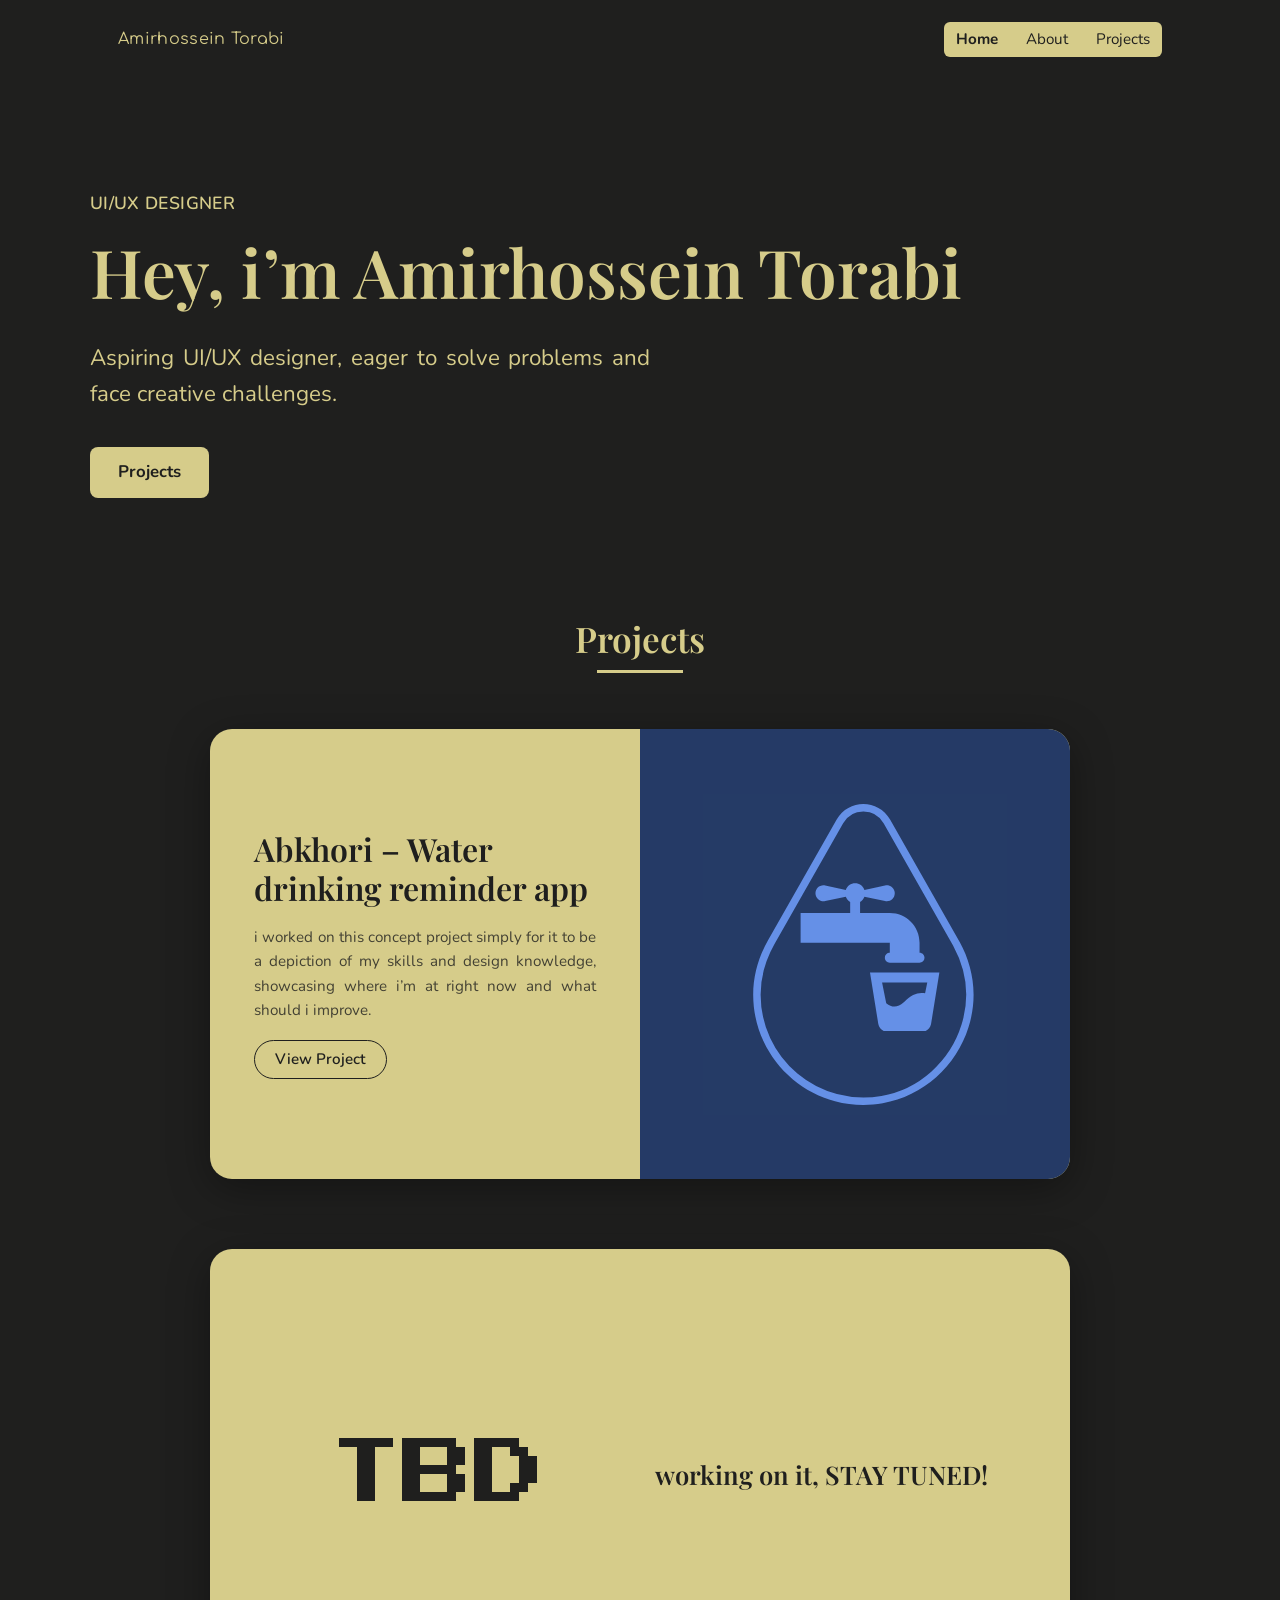
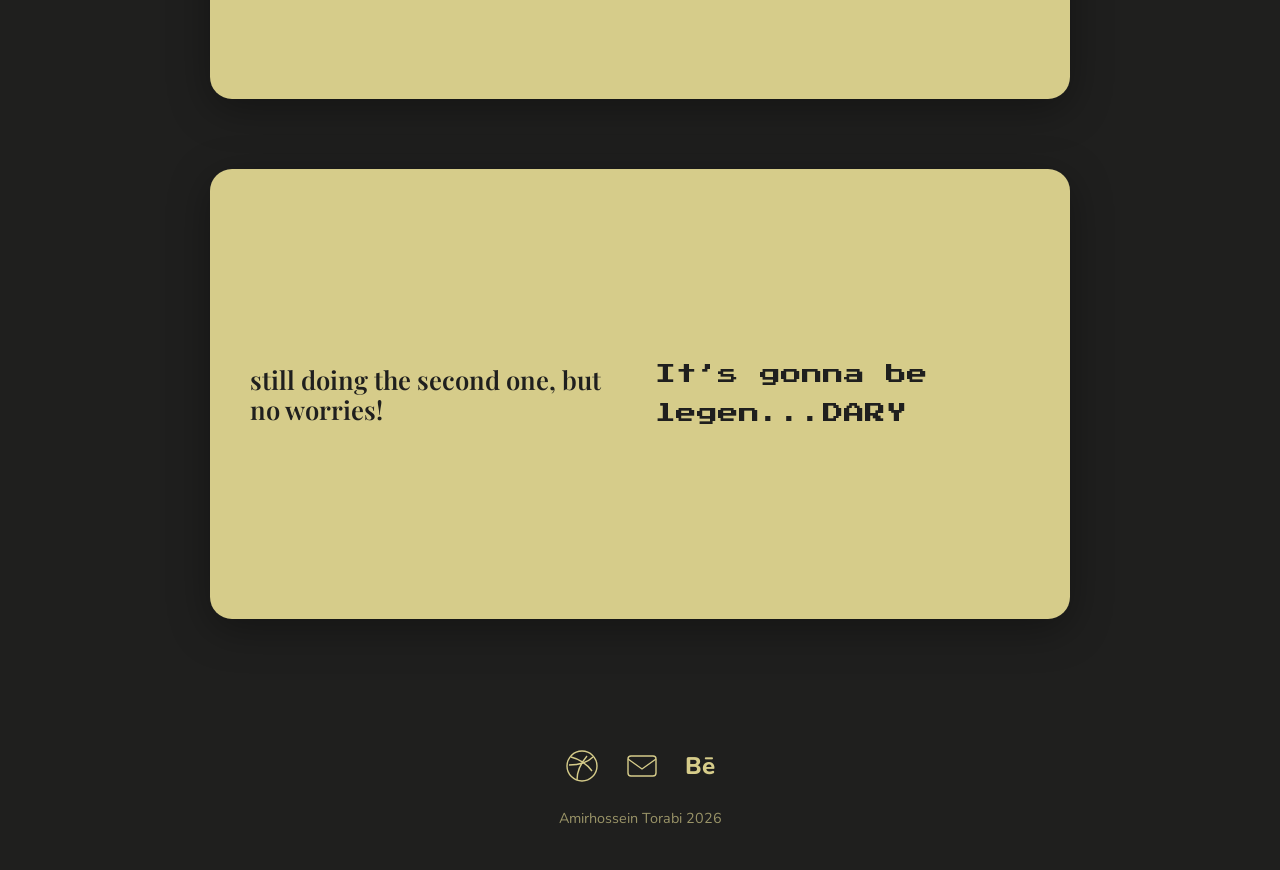
<file: index.html>
<!doctype html><html lang="en"><head><title>Amirhossein Torabi | UI/UX Designer</title><meta charset="utf-8"><meta name="viewport" content="width=device-width,initial-scale=1"><link rel="preconnect" href="https://fonts.googleapis.com"><link href="https://fonts.googleapis.com/css2?family=Comfortaa:wght@400;600&family=Nunito:wght@400;600;700;800&family=Playfair+Display:wght@500;600;700&family=Press+Start+2P&display=swap" rel="stylesheet"><link rel="stylesheet" href="style.css"></head><body>
<header><div class="wrap"><a class="brand" href="index.html">Amirhossein Torabi</a><nav aria-label="Main"><ul><li><a href="index.html" aria-current="page">Home</a></li><li><a href="about.html" >About</a></li><li><a href="index.html#projects" >Projects</a></li></ul></nav></div></header>
<main><section class="hero wrap"><div class="role">UI/UX Designer</div><h1>Hey, i’m Amirhossein Torabi</h1><p>Aspiring UI/UX designer, eager to solve problems and face creative challenges.</p><a class="btn" href="#projects">Projects</a></section>
<section id="projects" class="wrap"><h2 class="title">Projects</h2>
<article class="card"><div class="txt"><h3>Abkhori – Water drinking reminder app</h3><p>i worked on this concept project simply for it to be a depiction of my skills and design knowledge, showcasing where i’m at right now and what should i improve.</p><a class="ghost" href="project-abkhori.html">View Project</a></div>
<div class="art"><img src="images/water-drop-logo.svg" alt="Abkhori logo: a water drop with a faucet"></div></article>
<article class="card soon"><div class="pixel big">TBD</div><h3>working on it, STAY TUNED!</h3></article>
<article class="card soon"><h3>still doing the second one, but no worries!</h3><div class="pixel sm">It’s gonna be legen...DARY</div></article></section></main>
<footer><div class="icons"><span role="img" aria-label="Dribbble"><svg viewBox="0 0 34 34"><circle cx="17" cy="17" r="15"/><path d="M6 8c8 2 15 6 21 14M4 16c10 0 18-2 24-8M12 31c0-9 4-17 10-24"/></svg></span><a href="mailto:torabi.amirhossein21@gmail.com" aria-label="Email"><svg viewBox="0 0 34 34"><rect x="3" y="7" width="28" height="20" rx="3"/><path d="M3 10l14 10 14-10"/></svg></a><span role="img" aria-label="Behance"><span class="be">Bē</span></span></div>Amirhossein Torabi 2026</footer></body></html>
</file>
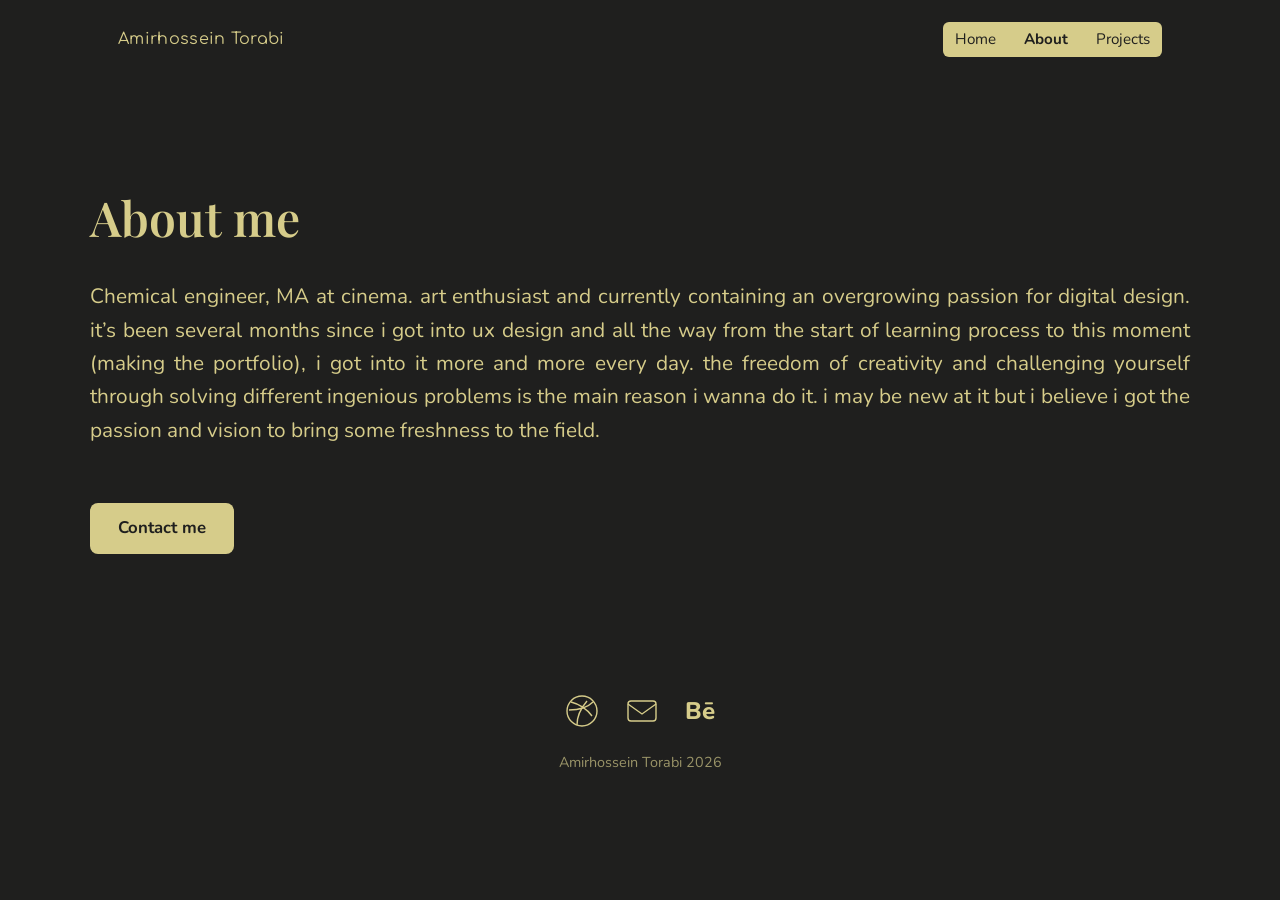
<file: about.html>
<!doctype html><html lang="en"><head><title>About | Amirhossein Torabi</title><meta charset="utf-8"><meta name="viewport" content="width=device-width,initial-scale=1"><link rel="preconnect" href="https://fonts.googleapis.com"><link href="https://fonts.googleapis.com/css2?family=Comfortaa:wght@400;600&family=Nunito:wght@400;600;700;800&family=Playfair+Display:wght@500;600;700&family=Press+Start+2P&display=swap" rel="stylesheet"><link rel="stylesheet" href="style.css"></head><body>
<header><div class="wrap"><a class="brand" href="index.html">Amirhossein Torabi</a><nav aria-label="Main"><ul><li><a href="index.html" >Home</a></li><li><a href="about.html" aria-current="page">About</a></li><li><a href="index.html#projects" >Projects</a></li></ul></nav></div></header>
<main class="wrap about"><h1>About me</h1><p>Chemical engineer, MA at cinema. art enthusiast and currently containing an overgrowing passion for digital design. it’s been several months since i got into ux design and all the way from the start of learning process to this moment (making the portfolio), i got into it more and more every day. the freedom of creativity and challenging yourself through solving different ingenious problems is the main reason i wanna do it. i may be new at it but i believe i got the passion and vision to bring some freshness to the field.</p><a class="btn" href="mailto:torabi.amirhossein21@gmail.com">Contact me</a></main>
<footer><div class="icons"><span role="img" aria-label="Dribbble"><svg viewBox="0 0 34 34"><circle cx="17" cy="17" r="15"/><path d="M6 8c8 2 15 6 21 14M4 16c10 0 18-2 24-8M12 31c0-9 4-17 10-24"/></svg></span><a href="mailto:torabi.amirhossein21@gmail.com" aria-label="Email"><svg viewBox="0 0 34 34"><rect x="3" y="7" width="28" height="20" rx="3"/><path d="M3 10l14 10 14-10"/></svg></a><span role="img" aria-label="Behance"><span class="be">Bē</span></span></div>Amirhossein Torabi 2026</footer></body></html>
</file>
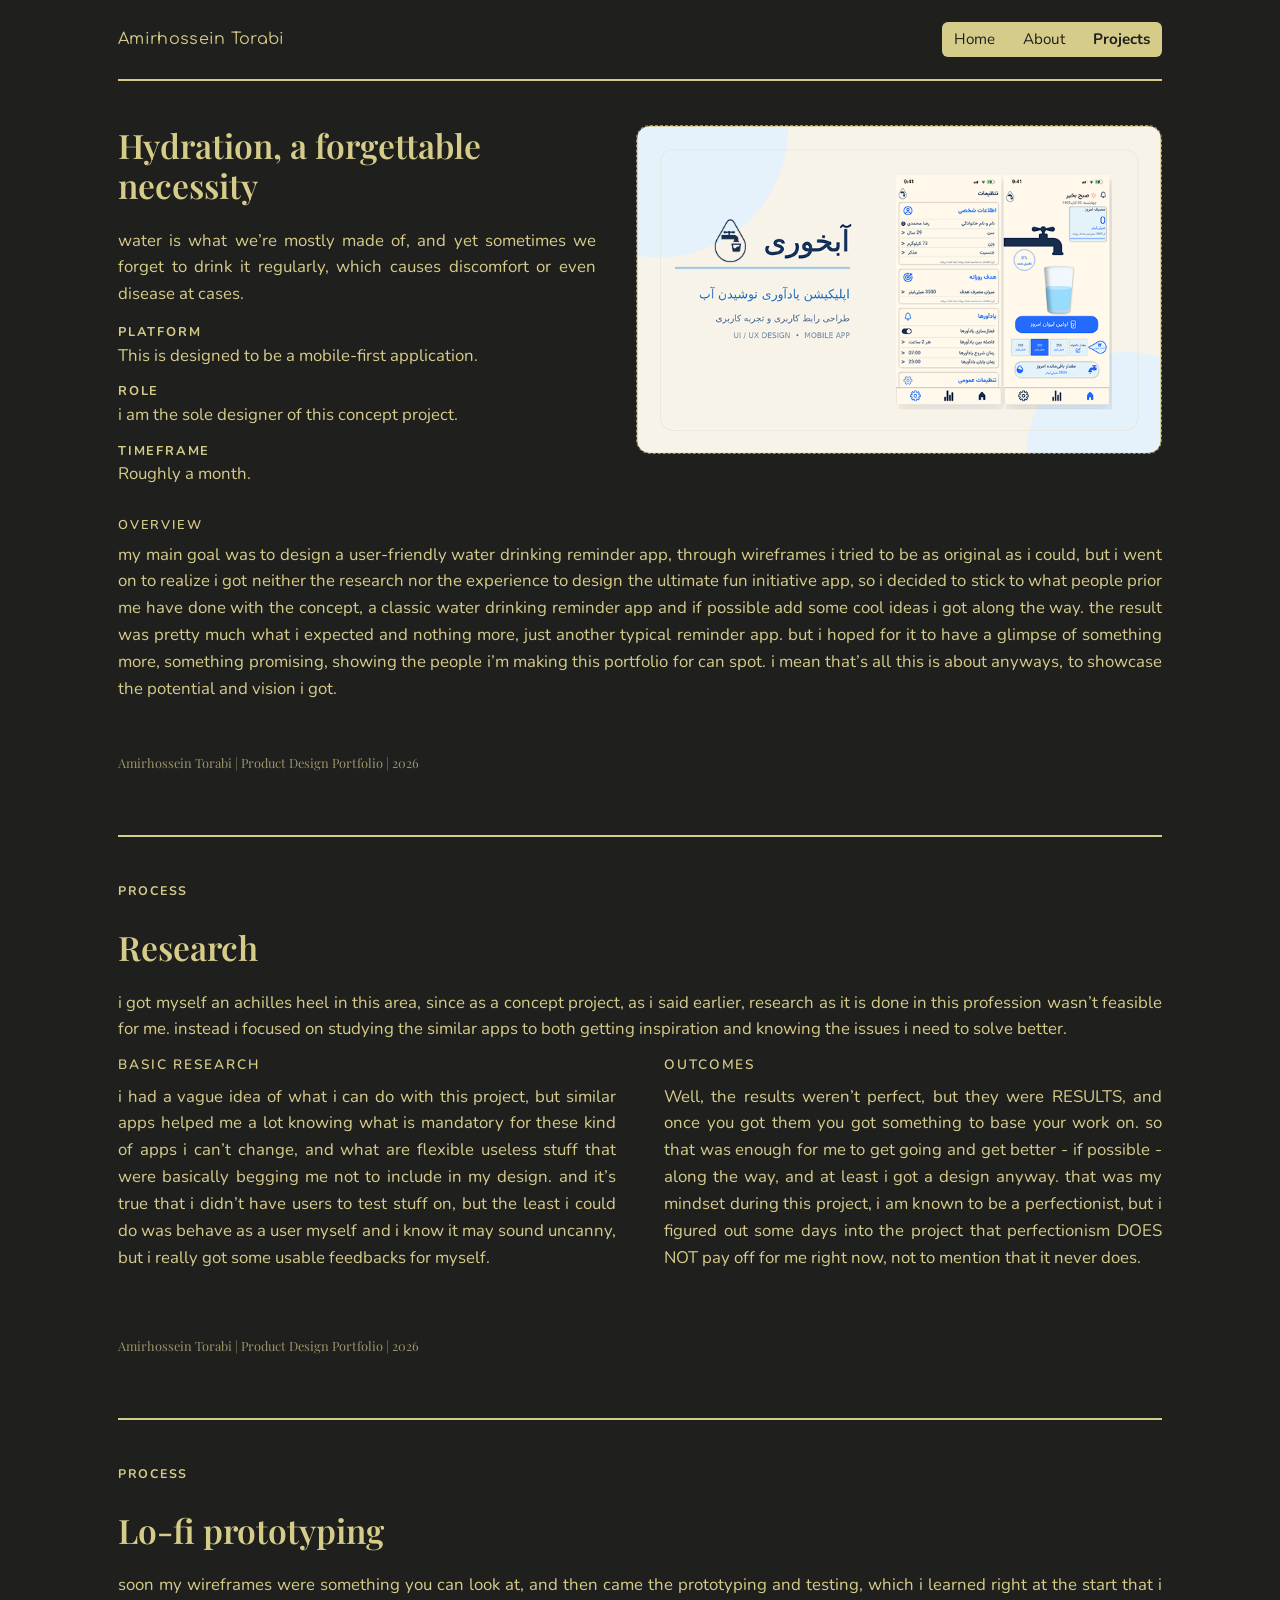
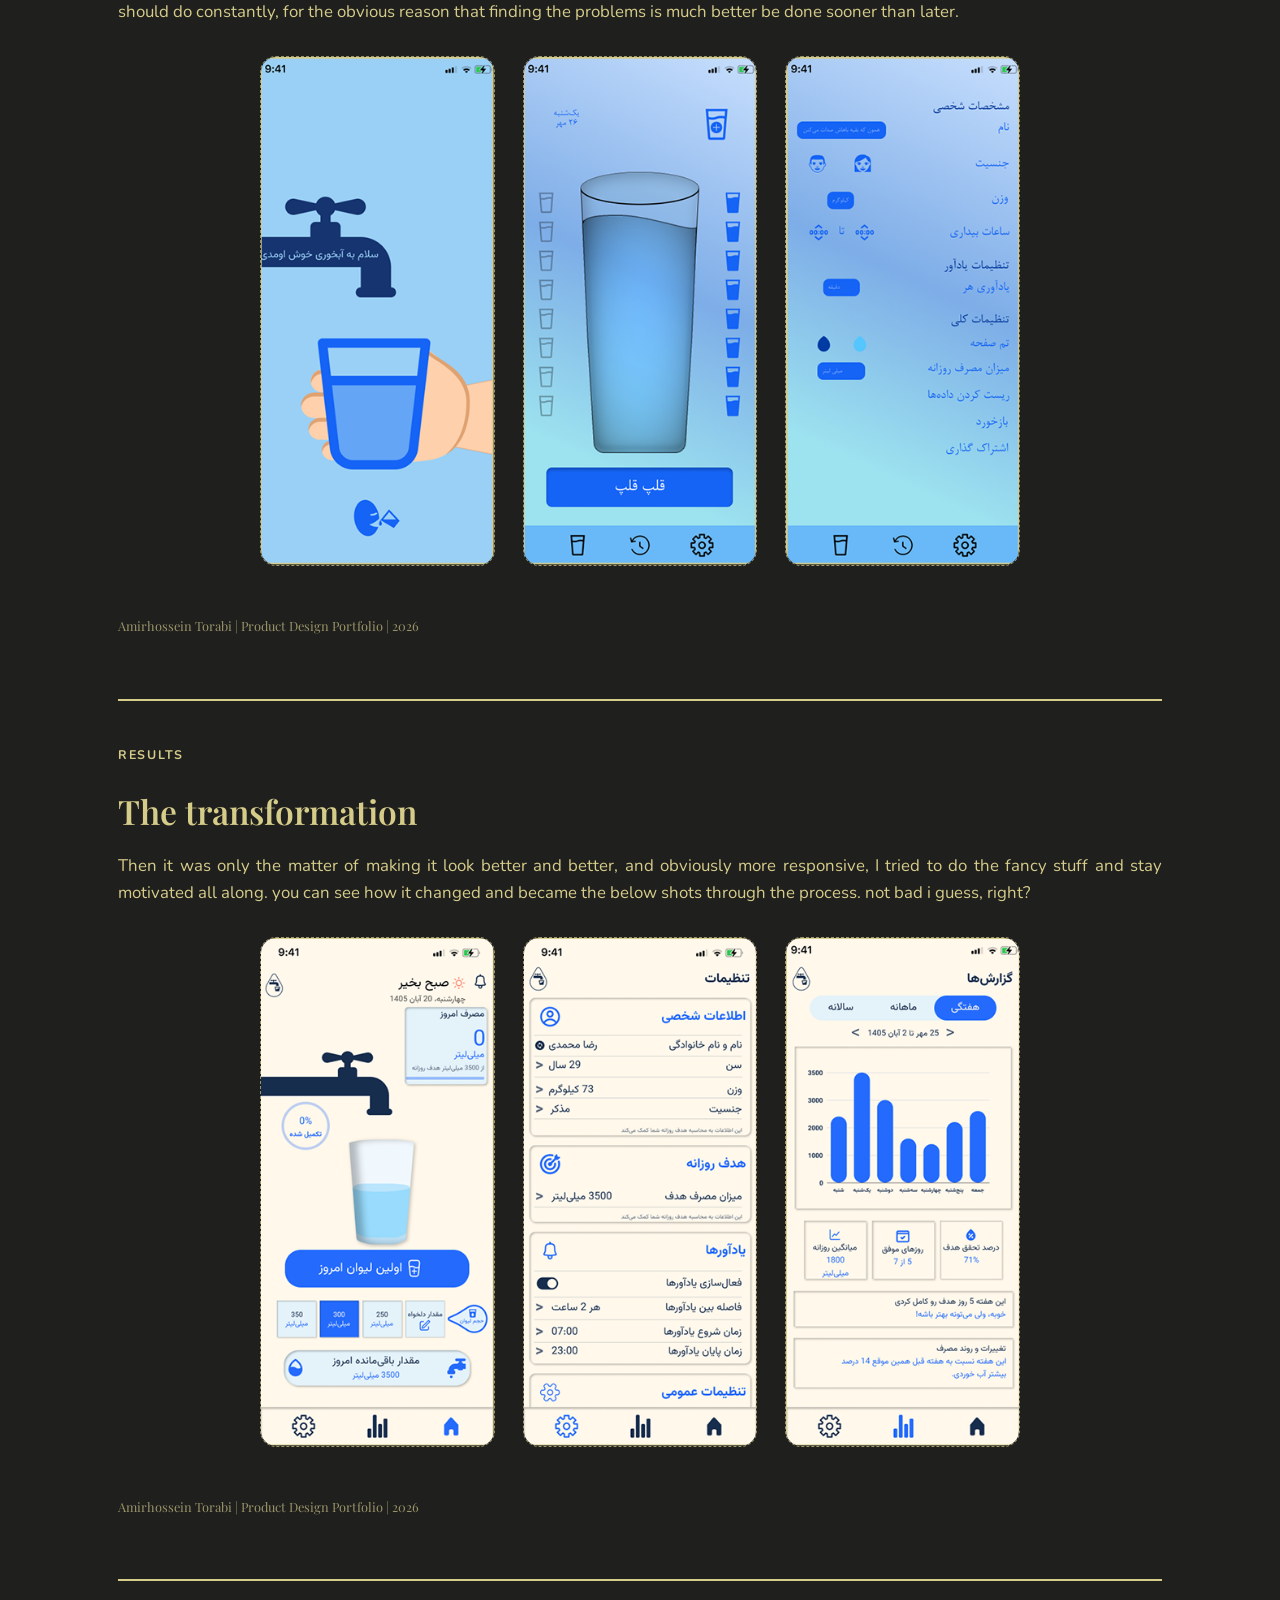
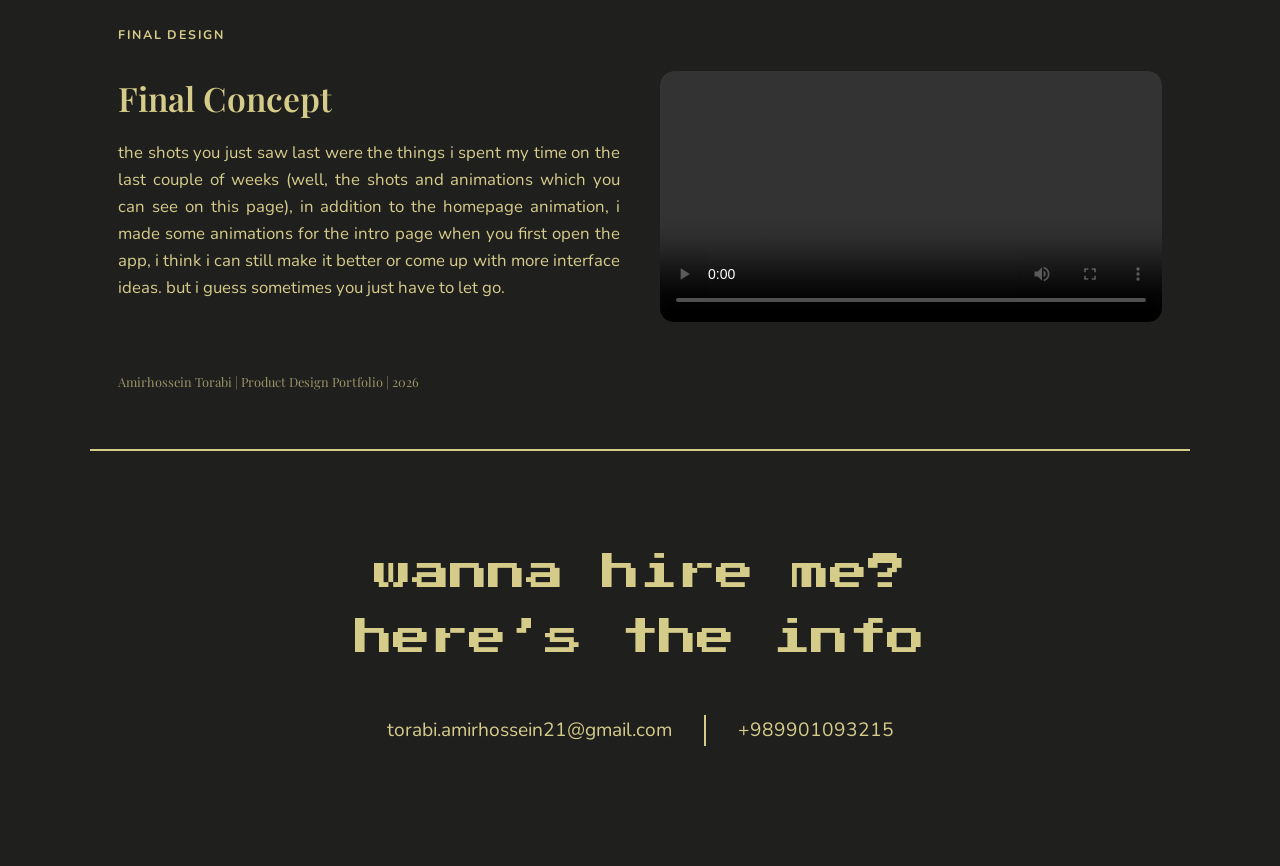
<file: project-abkhori.html>
<!doctype html><html lang="en"><head><title>Abkhori | Amirhossein Torabi</title><meta charset="utf-8"><meta name="viewport" content="width=device-width,initial-scale=1"><link rel="preconnect" href="https://fonts.googleapis.com"><link href="https://fonts.googleapis.com/css2?family=Comfortaa:wght@400;600&family=Nunito:wght@400;600;700;800&family=Playfair+Display:wght@500;600;700&family=Press+Start+2P&display=swap" rel="stylesheet"><link rel="stylesheet" href="style.css"></head><body>
<header><div class="wrap"><a class="brand" href="index.html">Amirhossein Torabi</a><nav aria-label="Main"><ul><li><a href="index.html" >Home</a></li><li><a href="about.html" >About</a></li><li><a href="index.html#projects" aria-current="page">Projects</a></li></ul></nav></div></header>
<main class="wrap">
<section class="sec"><div class="intro"><div><h2>Hydration, a forgettable necessity</h2><p>water is what we’re mostly made of, and yet sometimes we forget to drink it regularly, which causes discomfort or even disease at cases.</p><dl class="meta"><dt>Platform</dt><dd>This is designed to be a mobile-first application.</dd><dt>Role</dt><dd>i am the sole designer of this concept project.</dd><dt>Timeframe</dt><dd>Roughly a month.</dd></dl></div><div class="shot hero-shot"><img src="images/hero.png" alt="Abkhori app overview" onerror="this.replaceWith('Add images/hero.png')"></div></div>
<h3 style="font-family:Nunito;font-size:.8rem;letter-spacing:.14em;margin-top:30px">OVERVIEW</h3><p style="margin-top:8px">my main goal was to design a user-friendly water drinking reminder app, through wireframes i tried to be as original as i could, but i went on to realize i got neither the research nor the experience to design the ultimate fun initiative app, so i decided to stick to what people prior me have done with the concept, a classic water drinking reminder app and if possible add some cool ideas i got along the way. the result was pretty much what i expected and nothing more, just another typical reminder app. but i hoped for it to have a glimpse of something more, something promising, showing the people i’m making this portfolio for can spot. i mean that’s all this is about anyways, to showcase the potential and vision i got.</p></section>
<section class="sec"><span class="eyebrow">PROCESS</span><h2>Research</h2><p>i got myself an achilles heel in this area, since as a concept project, as i said earlier, research as it is done in this profession wasn’t feasible for me. instead i focused on studying the similar apps to both getting inspiration and knowing the issues i need to solve better.</p><div class="two"><div><h3>Basic research</h3><p>i had a vague idea of what i can do with this project, but similar apps helped me a lot knowing what is mandatory for these kind of apps i can’t change, and what are flexible useless stuff that were basically begging me not to include in my design. and it’s true that i didn’t have users to test stuff on, but the least i could do was behave as a user myself and i know it may sound uncanny, but i really got some usable feedbacks for myself.</p></div><div><h3>Outcomes</h3><p>Well, the results weren’t perfect, but they were RESULTS, and once you got them you got something to base your work on. so that was enough for me to get going and get better - if possible - along the way, and at least i got a design anyway. that was my mindset during this project, i am known to be a perfectionist, but i figured out some days into the project that perfectionism DOES NOT pay off for me right now, not to mention that it never does.</p></div></div></section>
<section class="sec"><span class="eyebrow">PROCESS</span><h2>Lo-fi prototyping</h2><p>soon my wireframes were something you can look at, and then came the prototyping and testing, which i learned right at the start that i should do constantly, for the obvious reason that finding the problems is much better be done sooner than later.</p><div class="shots"><div class="shot"><img src="images/lofi-1.png" alt="Lo-fi screen 1" onerror="this.replaceWith('lofi-1.png')"></div><div class="shot"><img src="images/lofi-2.png" alt="Lo-fi screen 2" onerror="this.replaceWith('lofi-2.png')"></div><div class="shot"><img src="images/lofi-3.png" alt="Lo-fi screen 3" onerror="this.replaceWith('lofi-3.png')"></div></div></section>
<section class="sec"><span class="eyebrow">RESULTS</span><h2>The transformation</h2><p>Then it was only the matter of making it look better and better, and obviously more responsive, I tried to do the fancy stuff and stay motivated all along. you can see how it changed and became the below shots through the process. not bad i guess, right?</p><div class="shots"><div class="shot"><img src="images/final-1.png" alt="Final screen 1" onerror="this.replaceWith('final-1.png')"></div><div class="shot"><img src="images/final-2.png" alt="Final screen 2" onerror="this.replaceWith('final-2.png')"></div><div class="shot"><img src="images/final-3.png" alt="Final screen 3" onerror="this.replaceWith('final-3.png')"></div></div></section>
<section class="sec"><span class="eyebrow">FINAL DESIGN</span><div class="final"><div><h2>Final Concept</h2><p>the shots you just saw last were the things i spent my time on the last couple of weeks (well, the shots and animations which you can see on this page), in addition to the homepage animation, i made some animations for the intro page when you first open the app, i think i can still make it better or come up with more interface ideas. but i guess sometimes you just have to let go.</p></div><video controls preload="metadata" playsinline aria-label="Abkhori app prototype video"><source src="videos/prototype.mp4" type="video/mp4">Your browser can’t play this video.</video></div></section>
</main>
<section class="thanks"><div class="wrap"><h2>wanna hire me?<br>here’s the info</h2><div class="info"><a href="mailto:torabi.amirhossein21@gmail.com">torabi.amirhossein21@gmail.com</a><a href="tel:+989901093215">+989901093215</a></div></div></section>
</body></html>
</file>
<file: style.css>
:root{--bg:#1f1f1e;--gold:#d6cc8a;--dim:#9a9468;--ink:#1f1f1e;--navy:#253a66;--blue:#6590e6}
*{box-sizing:border-box;margin:0;padding:0}
html{scroll-behavior:smooth}
body{background:var(--bg);color:var(--gold);font-family:'Nunito',system-ui,sans-serif;line-height:1.6;font-size:1.05rem}
h1,h2,h3{font-family:'Playfair Display',Georgia,serif;font-weight:600;line-height:1.2}
a{color:inherit}
:focus-visible{outline:2px solid var(--gold);outline-offset:3px}
.wrap{max-width:1100px;margin:0 auto;padding:0 28px}
header .wrap{display:flex;justify-content:space-between;align-items:center;padding-top:22px;padding-bottom:22px}
.brand{font-family:'Comfortaa','Nunito',sans-serif;text-decoration:none;font-size:1rem;letter-spacing:.02em}
nav ul{list-style:none;display:flex;gap:28px;background:var(--gold);border-radius:6px;padding:4px 12px}
nav a{color:var(--ink);text-decoration:none;font-size:.95rem}
nav a[aria-current]{font-weight:700}
.btn{display:inline-block;background:var(--gold);color:var(--ink);padding:12px 28px;border-radius:8px;font-weight:700;text-decoration:none;border:0;font:inherit;font-weight:700;cursor:pointer;transition:transform .15s}
.btn:hover{transform:translateY(-2px)}
.hero{padding:110px 0 120px}
.hero .role{font-weight:600;letter-spacing:.02em;text-transform:uppercase;font-size:1.1rem}
.hero h1{font-size:clamp(2.2rem,6vw,4.2rem);margin:14px 0 28px}
.hero p{max-width:560px;font-size:1.4rem;margin-bottom:36px}
.title{text-align:center;font-size:2.2rem;margin-bottom:56px}
.title::after{content:"";display:block;width:86px;height:3px;background:var(--gold);margin:10px auto 0}
.card{display:grid;grid-template-columns:1fr 1fr;background:var(--gold);color:var(--ink);border-radius:22px;overflow:hidden;max-width:860px;margin:0 auto 70px;min-height:450px;box-shadow:0 10px 40px rgba(0,0,0,.35)}
.card .txt{padding:48px 44px;display:flex;flex-direction:column;justify-content:center;align-items:flex-start;gap:18px}
.card h3{font-size:2rem}
.card p{font-size:.95rem;opacity:.8}
.card .ghost{border:1.5px solid var(--ink);border-radius:999px;padding:6px 20px;text-decoration:none;font-weight:600;font-size:.95rem}
.card .art{background:var(--navy);display:grid;place-items:center;padding:20px}
.card .art svg{width:80%;max-width:300px}
.card.soon{align-items:center;padding:40px;gap:30px}
.pixel{font-family:'Press Start 2P','Courier New',monospace;color:var(--ink)}
.card.soon h3{font-size:1.6rem}
.card.soon .pixel.big{font-size:4.5rem;text-align:center}
.card.soon .pixel.sm{font-size:1.3rem;line-height:1.9}
footer{text-align:center;padding:60px 0 40px;color:var(--dim);font-size:.9rem}
footer .icons{display:flex;gap:26px;justify-content:center;margin-bottom:16px;color:var(--gold)}
footer svg{width:34px;height:34px;fill:none;stroke:currentColor;stroke-width:1.4}
footer .be{font:800 1.5rem 'Nunito',sans-serif;line-height:34px}
.about{padding:110px 0 80px}
.about h1{font-size:3rem;margin-bottom:34px}
.about p{font-size:1.3rem;text-align:justify;margin-bottom:56px;max-width:1240px}
/* project page */
.sec{border-top:2px solid var(--gold);padding:44px 0 26px;margin-top:36px}
.sec:first-of-type{margin-top:0}
.sec::after{content:"Amirhossein Torabi   |   Product Design Portfolio   |   2026";display:block;font-size:.8rem;color:var(--dim);margin-top:50px;font-family:'Playfair Display',serif}
.eyebrow{font-weight:700;font-size:.78rem;letter-spacing:.14em;margin-bottom:26px;display:block}
.sec h2{font-size:2.1rem;margin-bottom:22px}
.sec p{margin-bottom:14px}
.two{display:grid;grid-template-columns:1fr 1fr;gap:48px}
.two h3{font-family:'Nunito',sans-serif;font-size:.85rem;letter-spacing:.14em;text-transform:uppercase;margin-bottom:10px}
.intro{display:grid;grid-template-columns:1fr 1.1fr;gap:40px;align-items:start}
.meta dt{font-weight:700;font-size:.8rem;letter-spacing:.14em;text-transform:uppercase;margin-top:12px}
.shots{display:grid;grid-template-columns:repeat(3,1fr);gap:28px;max-width:760px;margin:30px auto 0}
.shot{aspect-ratio:288/626;border-radius:16px;border:1.5px dashed var(--dim);display:grid;place-items:center;color:var(--dim);font-size:.85rem;text-align:center;overflow:hidden}
.shot img{width:100%;height:100%;object-fit:cover}
.hero-shot{aspect-ratio:16/10;border-radius:14px}
.final{display:grid;grid-template-columns:1fr 1fr;gap:40px;align-items:center}
.final a{display:block;text-align:center;font-family:'Playfair Display',serif;font-size:2.2rem;text-transform:uppercase;text-decoration:underline;text-underline-offset:6px;line-height:1.5}
@media(prefers-reduced-motion:reduce){*{transition:none!important;scroll-behavior:auto!important}}
.final a svg{display:block;width:90px;height:90px;margin:0 auto 14px;fill:none;stroke:currentColor;stroke-width:2;stroke-linecap:round}
.final video{width:100%;max-height:560px;border-radius:14px;background:#000;display:block}

/* sticky nav */
html{scroll-padding-top:76px}
header{position:sticky;top:0;z-index:50;background:var(--bg)}
/* justified text */
.hero p,.card p,.sec p,.about p,.meta dd{text-align:justify;hyphens:auto}
/* hire-me section */
.thanks{padding:30px 0 120px;text-align:center}
.thanks .wrap{border-top:2px solid var(--gold);padding-top:90px}
.thanks h2{font-family:'Press Start 2P','Playfair Display',serif;font-size:clamp(1.3rem,3.2vw,2.4rem);line-height:1.7;margin-bottom:44px;font-weight:400}
.thanks .info{display:flex;justify-content:center;flex-wrap:wrap;gap:14px 0;font-size:1.2rem}
.thanks .info a{text-decoration:none;padding:0 32px}
.thanks .info a:hover{text-decoration:underline;text-underline-offset:5px}
.thanks .info a+a{border-left:2px solid var(--gold)}
/* mobile only */
@media(max-width:760px){
body{font-size:1rem}
.wrap{padding:0 20px}
header .wrap{padding-top:14px;padding-bottom:14px;gap:10px;flex-wrap:wrap}
.brand{font-size:.88rem}
nav ul{gap:14px;padding:4px 10px}
nav a{font-size:.85rem}
.hero{padding:60px 0 70px}
.hero p{font-size:1.15rem;margin-bottom:28px}
.title{font-size:1.9rem;margin-bottom:36px}
.card,.two,.intro,.final{grid-template-columns:1fr}
.card{margin-bottom:40px;min-height:0;border-radius:18px}
.card .txt{padding:30px 24px}
.card h3{font-size:1.5rem}
.card .art{min-height:240px}
.card.soon{padding:36px 24px;gap:22px;text-align:center;justify-items:center}
.card.soon h3{font-size:1.3rem}
.card.soon .pixel.big{font-size:2.8rem}
.card.soon .pixel.sm{font-size:1rem}
.about{padding:60px 0 50px}
.about h1{font-size:2.3rem;margin-bottom:24px}
.about p{font-size:1.1rem;margin-bottom:36px}
.sec{padding:32px 0 18px}
.sec h2{font-size:1.7rem}
.two{gap:26px}
.intro{gap:26px}
.shots{gap:10px}
.shot{border-radius:10px;font-size:.7rem}
.final{gap:26px}
.thanks{padding-bottom:80px}
.thanks .wrap{padding-top:60px}
.thanks h2{margin-bottom:30px}
.thanks .info{flex-direction:column;align-items:center;font-size:1.05rem;gap:12px}
.thanks .info a{padding:0}
.thanks .info a+a{border-left:0}
footer{padding:40px 0 30px}
}
.card .art img{width:78%;max-width:340px;height:auto;display:block}
</file>
